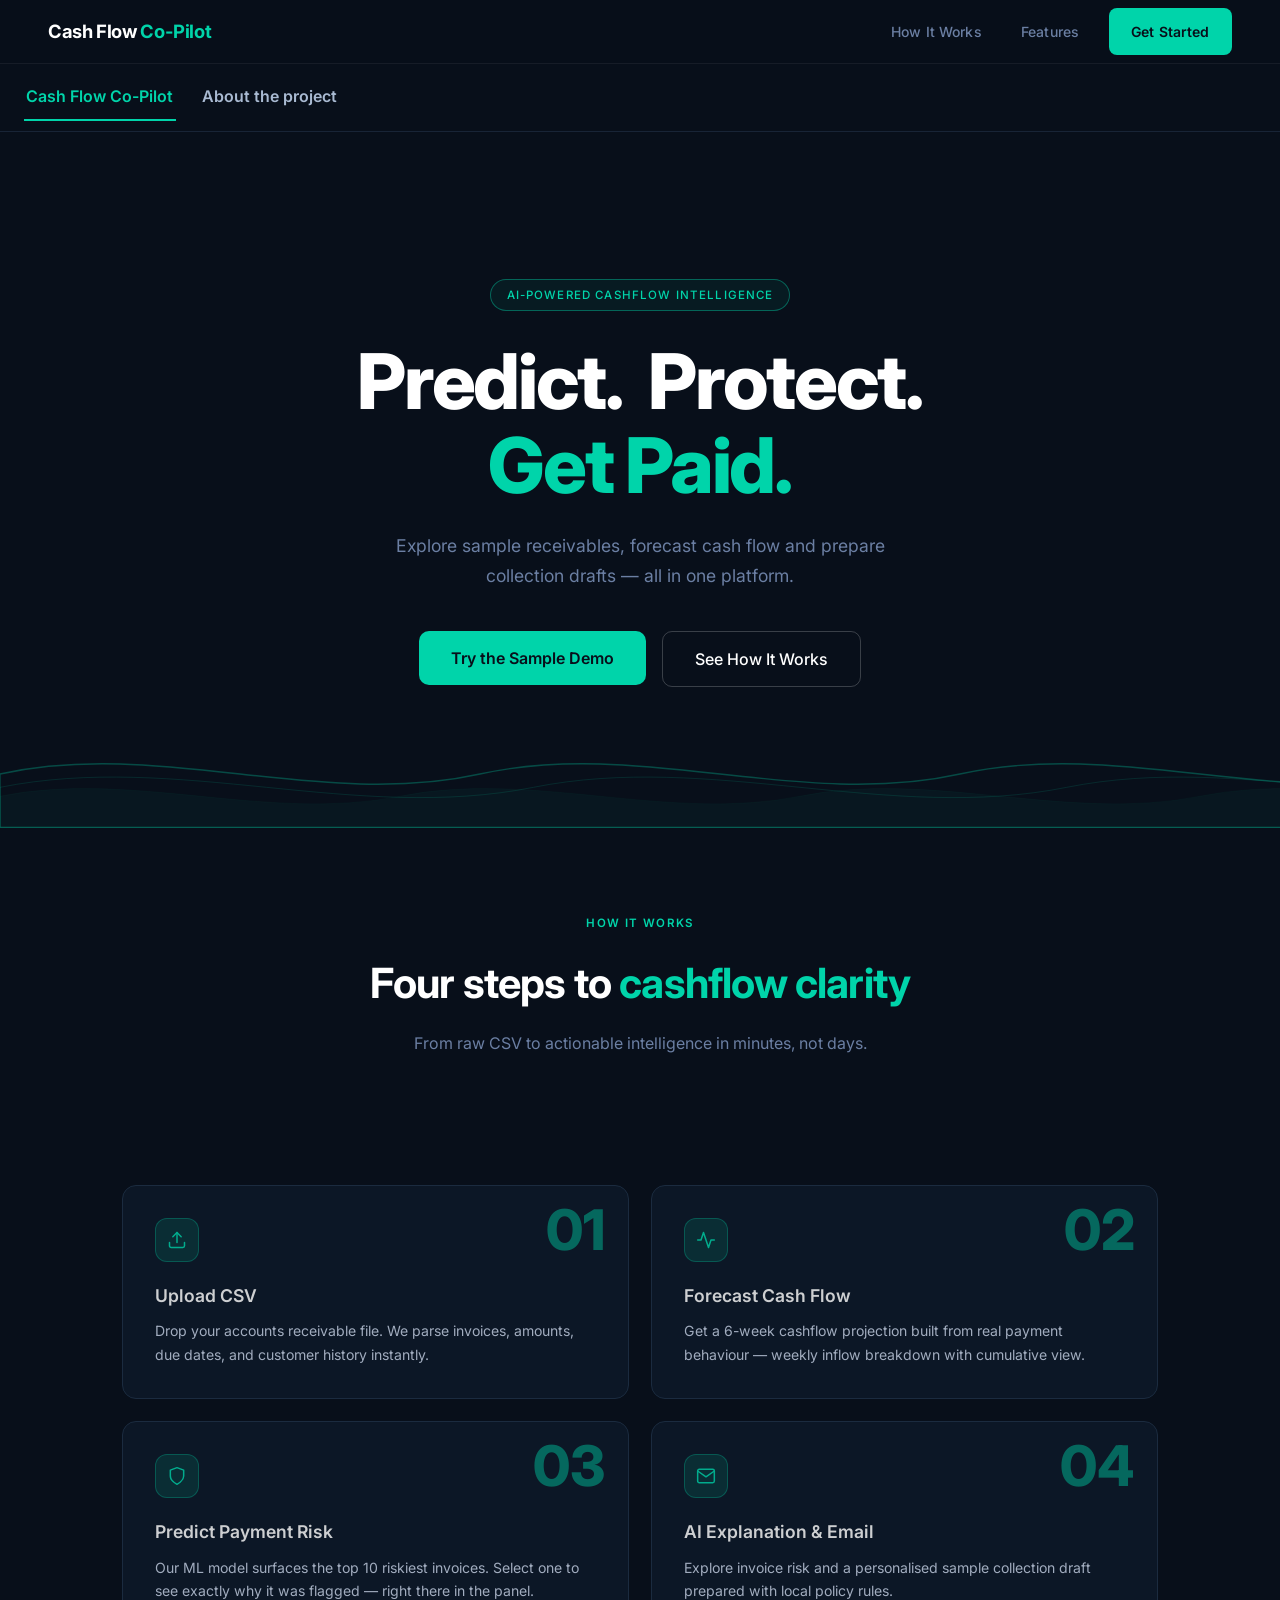
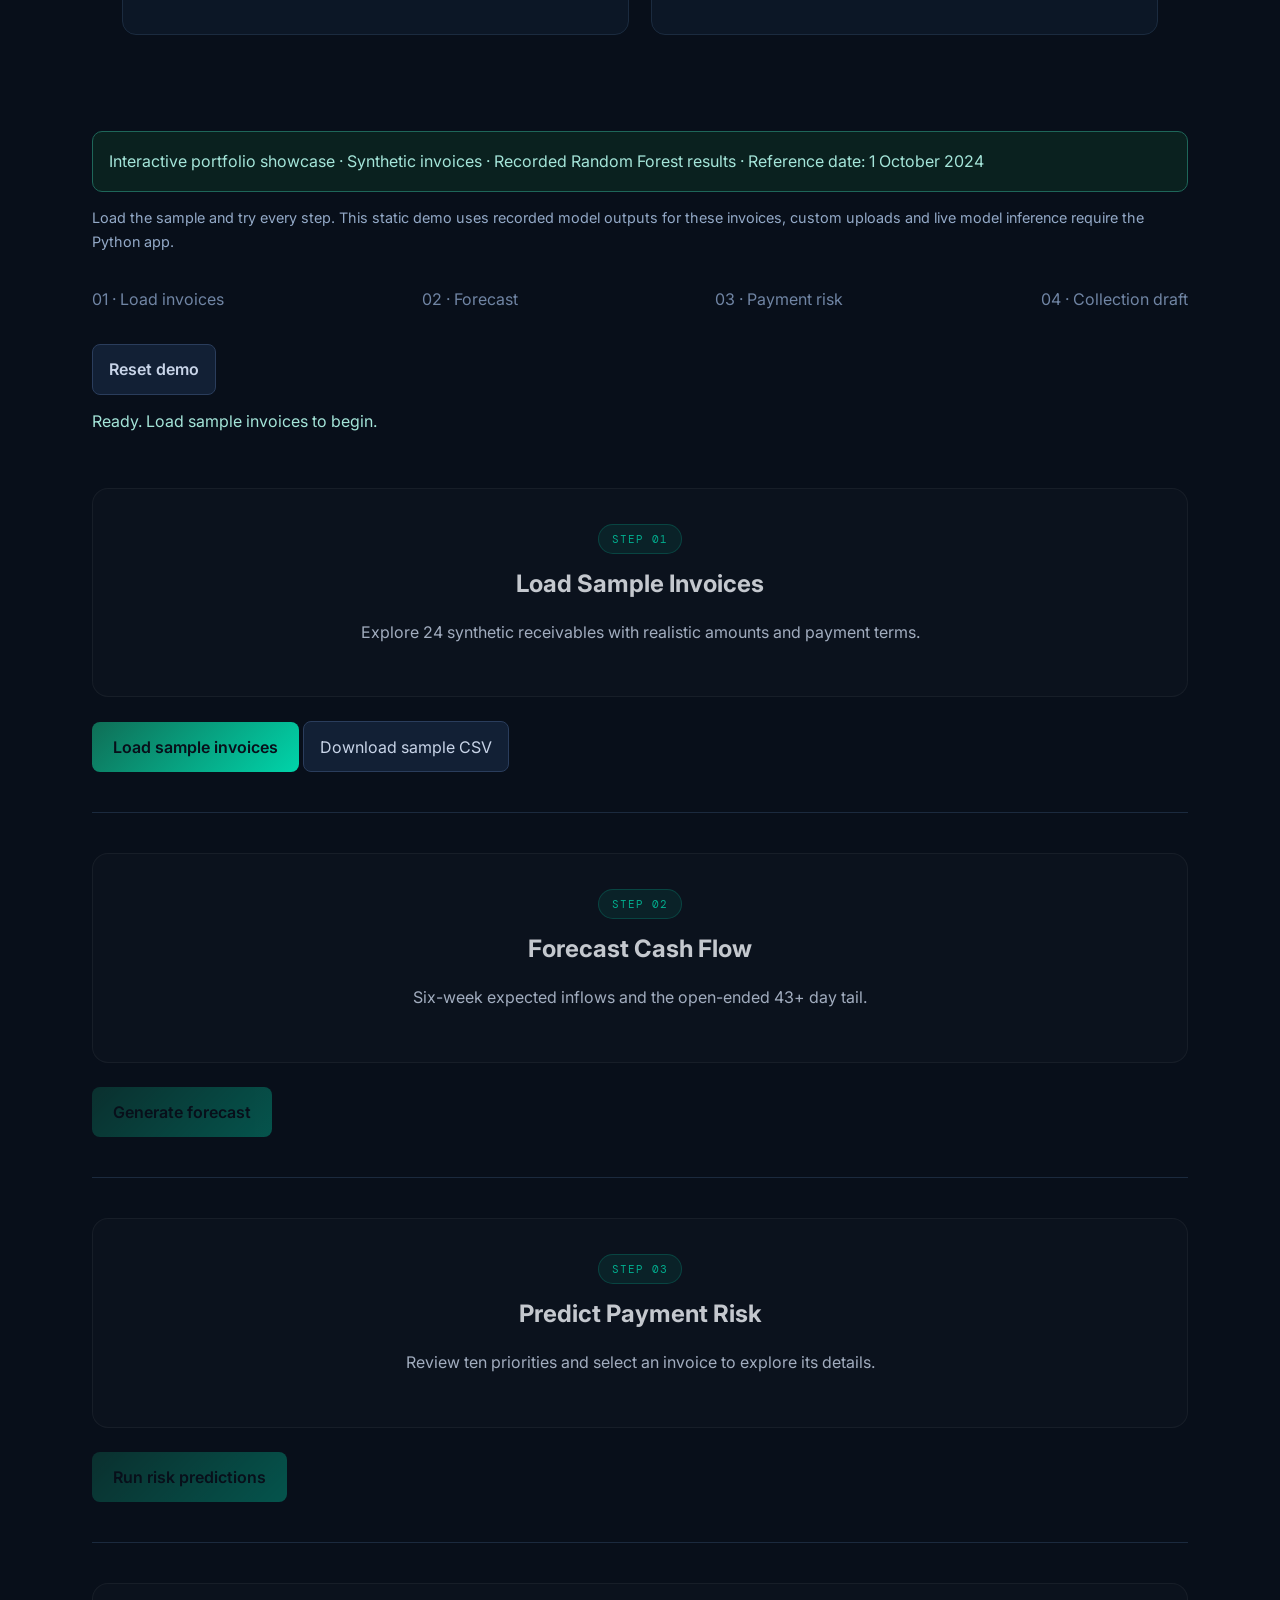
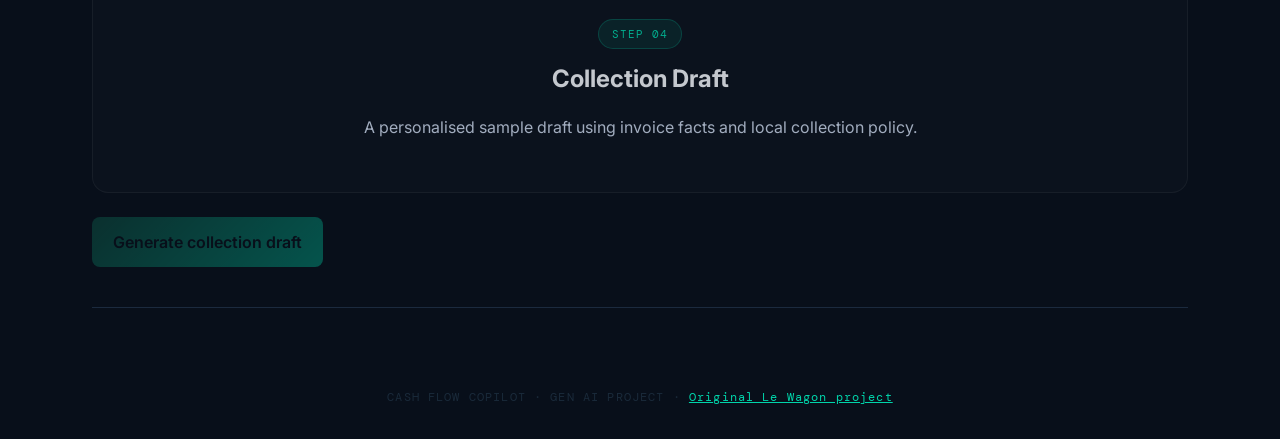
<file: index.html>
<!doctype html>
<html lang="en"><head><meta charset="utf-8"><meta name="viewport" content="width=device-width,initial-scale=1">
<title>Cash Flow Co-Pilot | Diogo Fernandes</title>
<meta name="description" content="Try Cash Flow Co-Pilot: interactive invoice payment forecasts, collections priorities and sample drafts. Learn about the Random Forest project.">
<link rel="icon" href="data:image/svg+xml,%3Csvg xmlns='http://www.w3.org/2000/svg' viewBox='0 0 64 64'%3E%3Ctext y='50' font-size='50'%3E💸%3C/text%3E%3C/svg%3E">
<link rel="stylesheet" href="original-theme.css"><link rel="stylesheet" href="site.css">
<script src="app.js" defer></script></head><body>
<div id="nav"></div>
<div class="tabs" role="tablist" aria-label="Project pages">
<button id="demo-tab" role="tab" aria-controls="demo" aria-selected="true">Cash Flow Co-Pilot</button>
<button id="about-tab" role="tab" aria-controls="about" aria-selected="false" tabindex="-1">About the project</button></div>
<main>
<section id="demo" role="tabpanel" aria-labelledby="demo-tab"><div id="landing"></div>
<div class="workspace" id="upload-section">
<div class="notice">Interactive portfolio showcase · Synthetic invoices · Recorded Random Forest results · Reference date: 1 October 2024</div>
<p class="note">Load the sample and try every step. This static demo uses recorded model outputs for these invoices, custom uploads and live model inference require the Python app.</p>
<div class="progress" aria-label="Workflow progress"><span>01 · Load invoices</span><span>02 · Forecast</span><span>03 · Payment risk</span><span>04 · Collection draft</span></div>
<button id="reset" class="secondary">Reset demo</button><div id="status" role="status" aria-live="polite"></div>
<section class="stage"><div class="step-block"><span class="snum">STEP 01</span><h2>Load Sample Invoices</h2><p>Explore 24 synthetic receivables with realistic amounts and payment terms.</p></div>
<button id="load">Load sample invoices</button> <a class="secondary" href="sample-invoices.csv" download>Download sample CSV</a>
<div id="invoices" hidden></div></section>
<section class="stage"><div class="step-block"><span class="snum">STEP 02</span><h2>Forecast Cash Flow</h2><p>Six-week expected inflows and the open-ended 43+ day tail.</p></div>
<button id="forecast" disabled>Generate forecast</button><div id="forecast-result" hidden></div></section>
<section class="stage"><div class="step-block"><span class="snum">STEP 03</span><h2>Predict Payment Risk</h2><p>Review ten priorities and select an invoice to explore its details.</p></div>
<button id="rank" disabled>Run risk predictions</button><div id="ranking-result" hidden></div></section>
<section class="stage"><div class="step-block"><span class="snum">STEP 04</span><h2>Collection Draft</h2><p>A personalised sample draft using invoice facts and local collection policy.</p></div>
<button id="draft" disabled>Generate collection draft</button><div id="draft-result" hidden></div></section>
</div></section>
<section id="about" class="about" role="tabpanel" aria-labelledby="about-tab" hidden></section>
</main><footer class="footer">CASH FLOW COPILOT · GEN AI PROJECT · <a href="https://github.com/EwaltsJ/cf_copilot">Original Le Wagon project</a></footer>
</body></html>
</file>
<file: original-theme.css>
@import url('https://fonts.googleapis.com/css2?family=Inter:wght@300;400;500;600;700;800&family=DM+Mono:wght@400;500&display=swap');

html, body, [class*="css"] { font-family: 'Inter', sans-serif; }
.main { background-color: #080f1a; }
.stApp { background: #080f1a; }
section[data-testid="stSidebar"] { display: none !important; }
header[data-testid="stHeader"] { display: none !important; }
div[data-testid="stDecoration"] { display: none !important; }
#MainMenu { display: none !important; }
div[data-testid="stToolbar"] { display: none !important; }
div[data-testid="stStatusWidget"] { display: none !important; }
.block-container { padding-top: 0 !important; max-width: 100% !important; }

/* Override Streamlit's global a{} styles inside nav */
div.nav a, div.nav a:link, div.nav a:visited, div.nav a:active {
    color: #6b7fa3 !important;
    text-decoration: none !important;
}
div.nav a.nav-cta, div.nav a.nav-cta:link,
div.nav a.nav-cta:visited, div.nav a.nav-cta:active {
    color: #080f1a !important;
    text-decoration: none !important;
}

/* Nav — fix Streamlit wrapper stacking */
[data-testid="stMarkdown"]:has(.nav) {
    position: sticky !important;
    top: 0 !important;
    z-index: 1000 !important;
    pointer-events: auto !important;
}
.nav {
    display: flex; align-items: center; justify-content: space-between;
    padding: 0 3rem; height: 64px;
    border-bottom: 1px solid rgba(255,255,255,0.06);
    background: rgba(8,15,26,0.95); position: sticky; top: 0; z-index: 1000;
    backdrop-filter: blur(12px);
    pointer-events: auto !important;
}
.nav-logo { font-size: 1.15rem; font-weight: 700; color: #ffffff; letter-spacing: -0.02em; }
.nav-logo span { color: #00d4aa; }
.nav-links { display: flex; gap: 0.25rem; align-items: center; pointer-events: auto !important; }
.nav-link {
    font-size: 0.875rem !important; font-weight: 500 !important; color: #6b7fa3 !important;
    text-decoration: none !important;
    padding: 0.75rem 1.1rem; border-radius: 8px; letter-spacing: 0.01em;
    display: inline-block !important;
    position: relative !important; z-index: 1001 !important;
    pointer-events: auto !important; cursor: pointer !important;
    transition: color 0.2s ease, background 0.2s ease;
}
.nav-link:hover { color: #ffffff !important; background: rgba(255,255,255,0.05); }
.nav-cta {
    font-size: 0.875rem !important; font-weight: 600 !important; color: #080f1a !important;
    background: #00d4aa; text-decoration: none !important;
    padding: 0.75rem 1.4rem; border-radius: 8px; margin-left: 0.5rem;
    letter-spacing: 0.01em; display: inline-block !important;
    position: relative !important; z-index: 1001 !important;
    pointer-events: auto !important; cursor: pointer !important;
    transition: background 0.2s ease, box-shadow 0.2s ease, transform 0.2s ease;
}
.nav-cta:hover { background: #00f0c0 !important; color: #080f1a !important; transform: translateY(-1px); box-shadow: 0 4px 16px rgba(0,212,170,0.35); }

/* Hero */
.hero {
    position: relative; min-height: 82vh;
    display: flex; flex-direction: column;
    align-items: center; justify-content: center;
    text-align: center; overflow: visible; padding: 4rem 2rem;
}
.hero-badge {
    display: inline-block; border: 1px solid rgba(0,212,170,0.4);
    color: #00d4aa; font-size: 0.72rem; font-weight: 500;
    padding: 0.35rem 1rem; border-radius: 50px;
    letter-spacing: 0.1em; margin-bottom: 1.8rem;
    background: rgba(0,212,170,0.06);
}
.hero-title {
    font-size: clamp(3rem, 6vw, 5rem); font-weight: 800; color: #ffffff;
    line-height: 1.1; letter-spacing: -0.03em; margin-bottom: 1.4rem;
}
.hero-title .accent { color: #00d4aa; }
.hero-sub {
    font-size: 1.1rem; color: #6b7fa3; font-weight: 400;
    max-width: 560px; line-height: 1.7; margin-bottom: 2.5rem;
}
.hero-btns { display: flex; gap: 1rem; justify-content: center; flex-wrap: wrap; }
.btn-primary {
    background: #00d4aa; color: #080f1a; font-weight: 600;
    font-size: 1rem; padding: 0.85rem 2rem; border-radius: 10px;
    cursor: pointer; border: none; transition: all 0.25s ease;
}
.btn-primary:hover { background: #00f0c0; transform: translateY(-3px); box-shadow: 0 12px 30px rgba(0,212,170,0.35); }
.btn-secondary {
    background: transparent; color: #ffffff; font-weight: 500;
    font-size: 1rem; padding: 0.85rem 2rem; border-radius: 10px;
    cursor: pointer; border: 1px solid rgba(255,255,255,0.2); transition: all 0.25s ease;
}
.btn-secondary:hover { background: rgba(255,255,255,0.08); transform: translateY(-3px); }
.hero-title .word {
    display: inline-block; cursor: default;
    transition: color 0.25s ease, text-shadow 0.25s ease, transform 0.25s ease;
    white-space: nowrap;
}
.hero-title .word:hover {
    color: #00d4aa; transform: scale(1.06) translateY(-3px);
    text-shadow: 0 0 20px rgba(0,212,170,0.8), 0 0 40px rgba(0,212,170,0.5),
                 0 0 80px rgba(0,212,170,0.3), 0 0 120px rgba(0,212,170,0.15);
}
.hero-title .word.accent-word { color: #00d4aa; }
.hero-title .word.accent-word:hover {
    color: #ffffff;
    text-shadow: 0 0 20px rgba(255,255,255,0.7), 0 0 40px rgba(0,212,170,0.6),
                 0 0 80px rgba(0,212,170,0.4), 0 0 120px rgba(0,212,170,0.2);
}

/* Section */
.section { padding: 5rem 3rem; }
.section-label {
    text-align: center; font-size: 0.72rem; font-weight: 600;
    color: #00d4aa; letter-spacing: 0.12em; margin-bottom: 1rem;
}
.section-title {
    text-align: center; font-size: 2.6rem; font-weight: 700;
    color: #ffffff; margin-bottom: 0.8rem; letter-spacing: -0.02em;
}
.section-title .accent { color: #00d4aa; }
.section-sub { text-align: center; font-size: 1rem; color: #6b7fa3; margin-bottom: 3rem; }

/* Feature cards */
.feat-card-hover {
    background: rgba(255,255,255,0.03); border: 1px solid rgba(255,255,255,0.07);
    border-radius: 16px; padding: 1.8rem; position: relative; overflow: hidden;
    transition: all 0.35s ease; cursor: default; min-height: 200px; opacity: 0.8;
}
.feat-card-hover:hover {
    background: rgba(0,212,170,0.07); border-color: rgba(0,212,170,0.3);
    transform: translateY(-6px); box-shadow: 0 20px 60px rgba(0,212,170,0.08); opacity: 1;
}
.feat-card-hover .card-title {
    font-size: 1.1rem; font-weight: 600; color: #8a9ab8; margin-bottom: 0.6rem;
    display: inline-block; transition: transform 0.35s ease, color 0.35s ease;
}
.feat-card-hover:hover .card-title { transform: scale(1.08); color: #ffffff; }
.feat-card-hover .card-desc { font-size: 0.88rem; color: #3d5278; line-height: 1.65; transition: color 0.35s ease; }
.feat-card-hover:hover .card-desc { color: #6b7fa3; }
.feat-card-hover .card-num {
    position: absolute; top: 1rem; right: 1.4rem;
    font-size: 3.5rem; font-weight: 800; color: rgba(255,255,255,0.03);
    line-height: 1; transition: color 0.35s ease;
}
.feat-card-hover:hover .card-num { color: rgba(0,212,170,0.08); }

/* CTA section */
.cta-section {
    margin: 0 3rem 4rem; padding: 4rem 3rem;
    background: rgba(255,255,255,0.03); border: 1px solid rgba(255,255,255,0.07);
    border-radius: 24px; text-align: center;
}
.cta-title {
    font-size: 2.4rem; font-weight: 700; color: #ffffff;
    margin-bottom: 1rem; letter-spacing: -0.02em; line-height: 1.2;
}
.cta-title .accent { color: #00d4aa; }
.cta-sub { font-size: 1rem; color: #6b7fa3; margin-bottom: 2rem; max-width: 420px; margin-left: auto; margin-right: auto; }

/* Divider */
.divider { border: none; border-top: 1px solid rgba(255,255,255,0.06); margin: 2rem 0; }

/* Step block header */
.step-block {
    display: flex; flex-direction: column; align-items: center; justify-content: center;
    text-align: center; padding: 2.2rem 2rem; min-height: 140px; width: 100%;
    background: rgba(255,255,255,0.02); border: 1px solid rgba(255,255,255,0.06);
    border-radius: 16px; margin-bottom: 1.5rem; opacity: 0.8; cursor: default;
    transition: all 0.35s ease;
}
.step-block:hover {
    background: rgba(0,212,170,0.07); border-color: rgba(0,212,170,0.3);
    opacity: 1; transform: translateY(-4px); box-shadow: 0 16px 48px rgba(0,212,170,0.08);
}
.step-block .snum {
    font-family: 'DM Mono', monospace; font-size: 0.7rem; color: #00d4aa;
    letter-spacing: 0.1em; background: rgba(0,212,170,0.1); border: 1px solid rgba(0,212,170,0.25);
    padding: 0.3rem 0.8rem; border-radius: 20px; margin-bottom: 0.6rem; display: inline-block;
}
.step-block .stitle {
    font-size: 1.8rem; font-weight: 700; color: #6b7fa3; margin-top: 0.3rem;
    display: inline-block; transition: color 0.35s ease, transform 0.35s ease;
}
.step-block:hover .stitle { color: #ffffff; transform: scale(1.06); }
.step-block .sdesc { font-size: 0.9rem; color: #1e3050; margin-top: 0.4rem; transition: color 0.35s ease; }
.step-block:hover .sdesc { color: #6b7fa3; }

/* KPI cards */
.kpi-grid { display: grid; grid-template-columns: repeat(4,1fr); gap: 12px; margin: 1rem 0; }
.kpi-card {
    background: rgba(255,255,255,0.03); border: 1px solid rgba(255,255,255,0.07);
    border-radius: 12px; padding: 1.2rem;
}
.kpi-val { font-family: 'DM Mono', monospace; font-size: 1.8rem; font-weight: 500; color: #ffffff; }
.kpi-sub { font-size: 0.8rem; color: #00d4aa; margin-top: 0.1rem; }
.kpi-lbl { font-size: 0.72rem; color: #6b7fa3; text-transform: uppercase; letter-spacing: 0.07em; margin-top: 0.3rem; }

#defines the brightness and colors

/* st.metric overrides — label, value, delta */
[data-testid="stMetric"] {
    background: rgba(255,255,255,0.03);
    border: 1px solid rgba(255,255,255,0.07);
    border-radius: 12px;
    padding: 1rem 1.2rem;
}
[data-testid="stMetricLabel"] p,
[data-testid="stMetricLabel"] {
    color: #8a9bbf !important;
    font-size: 0.78rem !important;
    font-weight: 500 !important;
    text-transform: uppercase !important;
    letter-spacing: 0.07em !important;
}
[data-testid="stMetricValue"] > div,
[data-testid="stMetricValue"] {
    color: #ffffff !important;
    font-family: 'DM Mono', monospace !important;
    font-size: 1.8rem !important;
    font-weight: 500 !important;
}
[data-testid="stMetricDelta"] { color: #00d4aa !important; }



/* Email / detail cards */
.email-box {
    background: rgba(255,255,255,0.02); border: 1px solid rgba(0,212,170,0.15);
    border-radius: 10px; padding: 1.2rem; font-family: 'DM Mono', monospace;
    font-size: 0.82rem; color: #c9d4e8; white-space: pre-wrap; line-height: 1.7;
}
.detail-card {
    background: rgba(255,255,255,0.03); border: 1px solid rgba(255,255,255,0.07);
    border-radius: 12px; padding: 1.4rem;
}

/* Risk badge */
.risk-badge {
    display: inline-block; padding: 0.2rem 0.7rem; border-radius: 20px;
    font-size: 0.75rem; font-weight: 600; letter-spacing: 0.05em;
}

/* Invoice detail panel */
.invoice-panel {
    background: rgba(0,212,170,0.04); border: 1px solid rgba(0,212,170,0.2);
    border-radius: 14px; padding: 1.6rem; margin-top: 1rem;
}

/* Streamlit button override */
.stButton > button {
    background: linear-gradient(135deg, #0f6e56, #00d4aa) !important;
    color: #080f1a !important; border: none !important;
    border-radius: 8px !important; font-weight: 600 !important; font-size: 0.9rem !important;
}
.stButton > button:hover { transform: translateY(-2px) !important; box-shadow: 0 8px 24px rgba(0,212,170,0.25) !important; }

/* Placeholder */
.placeholder { text-align:center; color:#2a3d5c; font-size:0.95rem; padding:1.5rem 0; width:100%; }

/* Footer */
.footer {
    text-align:center; padding:3rem 0 2rem; color:#1a2a3a;
    font-family:'DM Mono',monospace; font-size:0.72rem; letter-spacing:0.1em;
}
</file>
<file: site.css>
*{box-sizing:border-box}html{scroll-behavior:smooth}body{margin:0;background:#080f1a;color:#c8d4e8;font-family:Inter,Arial,sans-serif;line-height:1.65}
h1,h2,h3,strong{color:#f4f7fc}h2{line-height:1.3}a{color:#00d4aa}button,a.secondary{font:inherit}
button{background:linear-gradient(135deg,#0f6e56,#00d4aa);border:0;border-radius:8px;padding:.75rem 1.3rem;color:#080f1a;font-weight:600;cursor:pointer}
button:disabled{opacity:.35;cursor:not-allowed}button:hover:not(:disabled){filter:brightness(1.12)}
button:focus-visible,a:focus-visible,select:focus-visible{outline:2px solid #00d4aa;outline-offset:4px}
button.secondary,a.secondary{display:inline-block;background:#122035;color:#c8d4e8;border:1px solid #2a3d5c;border-radius:8px;padding:.7rem 1rem;text-decoration:none}
[hidden]{display:none!important}.tabs{display:flex;gap:1.5rem;max-width:1280px;margin:0 auto;padding:.6rem 1.5rem;border-bottom:1px solid #182436}
.tabs button{background:none;border-radius:0;color:#a9bad2;padding:.6rem .15rem;border-bottom:2px solid transparent}
.tabs button[aria-selected=true]{color:#00d4aa;border-color:#00d4aa}.nav-logo{white-space:nowrap}
.hero{min-height:78vh}.word.accent-word,.accent{color:#00d4aa}.word{color:white}
.feature-grid{display:grid;grid-template-columns:1fr 1fr;gap:1.4rem;max-width:1100px;margin:0 auto 4rem;padding:0 2rem}
.feature-grid .feat-card-hover{border:1px solid #203349;border-radius:14px;background:#0d1929;padding:2rem}
.workspace{max-width:1160px;margin:auto;padding:2rem}.notice{border:1px solid #1e6659;border-radius:10px;padding:1rem;background:#0a211f;color:#a4e5d9}
.note{color:#93a9c7;font-size:.9rem}.progress{display:flex;justify-content:space-between;gap:1rem;margin:2rem 0;flex-wrap:wrap}
.progress span{color:#7085a4}.progress span.active{color:#00d4aa}
.stage{padding:2.5rem 0;border-bottom:1px solid #1b2a3e}.step-block{margin-bottom:1.5rem}.step-block h2{margin:.25rem 0}.snum{color:#00d4aa;font-size:.75rem;letter-spacing:.1em}
.metrics{display:grid;grid-template-columns:repeat(3,1fr);gap:1rem;margin:1.5rem 0}
.metric{background:#0f1b2d;border:1px solid #203349;padding:1.2rem;border-radius:12px}.metric span{display:block;font-size:.82rem;color:#a9bad2}.metric strong{display:block;font-size:1.8rem}
.table-wrap{overflow:auto;margin:1.5rem 0;border:1px solid #203349;border-radius:12px}table{width:100%;border-collapse:collapse;white-space:nowrap;font-size:.9rem}
th{background:#132238;text-align:left;color:#96b6d8;font-size:.75rem;text-transform:uppercase;letter-spacing:.05em}td,th{padding:.85rem 1rem;border-bottom:1px solid #1b2a3e}
tbody tr:hover{background:#122537}tr[data-invoice]{cursor:pointer}tr.selected{background:#143a35}
select{display:block;width:100%;background:#132238;color:#eaf1fc;border:1px solid #35506b;border-radius:8px;padding:.8rem;margin:.7rem 0 1.4rem;font:inherit}
.pill{background:#173e32;color:#8de4b8;border:1px solid #285c4a;padding:.2rem .6rem;border-radius:16px;font-size:.8rem}.pill.medium{background:#40381a;color:#ffd46a}.pill.high{background:#402619;color:#ffb274}
.invoice-panel{margin:1.5rem 0}.chart{background:#0d1929;border:1px solid #203349;border-radius:14px;padding:1rem;margin:1.5rem 0}.chart svg{width:100%;height:auto}.chart text{font-family:inherit;fill:#a9bad2;font-size:13px}
.email-box{background:#0d1929;border:1px solid #35516d;border-radius:12px;padding:1.5rem;white-space:pre-wrap;overflow-wrap:anywhere}
.about{max-width:1050px;margin:2rem auto;padding:0 2rem;color:#a9bad2}.about h2{margin-top:2.5rem}.about .metric{display:inline-block;margin:.7rem 1rem .7rem 0}
#status{color:#a4e5d9;min-height:1.7rem;margin:.8rem 0}.error{color:#ffb6be!important}
@media(max-width:650px){.nav{height:auto;min-height:64px;padding:1rem;flex-wrap:wrap;gap:.5rem}.nav-links{flex-wrap:wrap}.nav a.nav-link,.nav a.nav-cta{padding:.5rem!important;font-size:.75rem!important}.hero{padding:3rem 1rem}.hero-title{font-size:2.8rem}.hero-btns{display:flex;flex-direction:column;gap:1rem}.feature-grid{grid-template-columns:1fr;padding:0 1rem}.workspace,.about{padding:1rem}.metrics{grid-template-columns:1fr}.tabs{gap:.75rem;padding:.6rem 1rem}.tabs button{font-size:.85rem}.progress{font-size:.8rem}.invoice-panel{padding:1rem}}
@media(prefers-reduced-motion:reduce){html{scroll-behavior:auto}*{animation:none!important;transition:none!important}}
</file>
